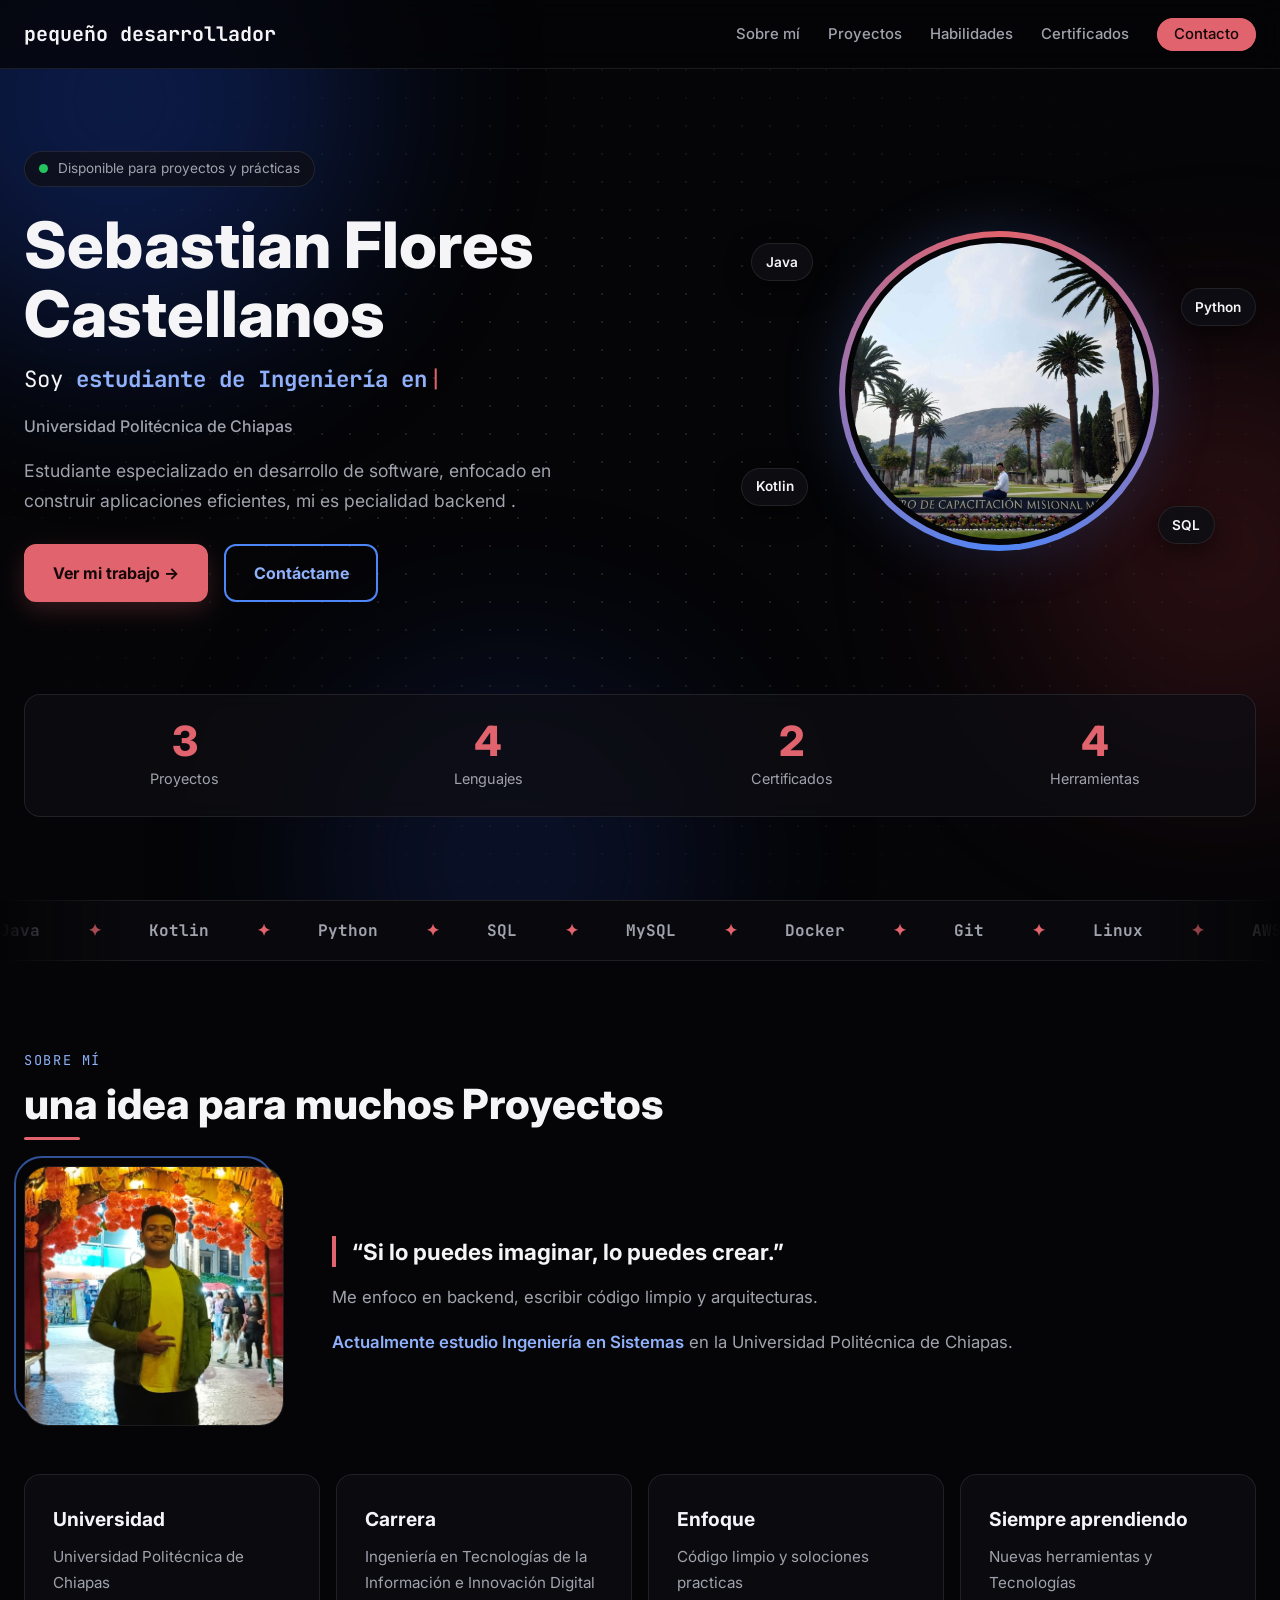
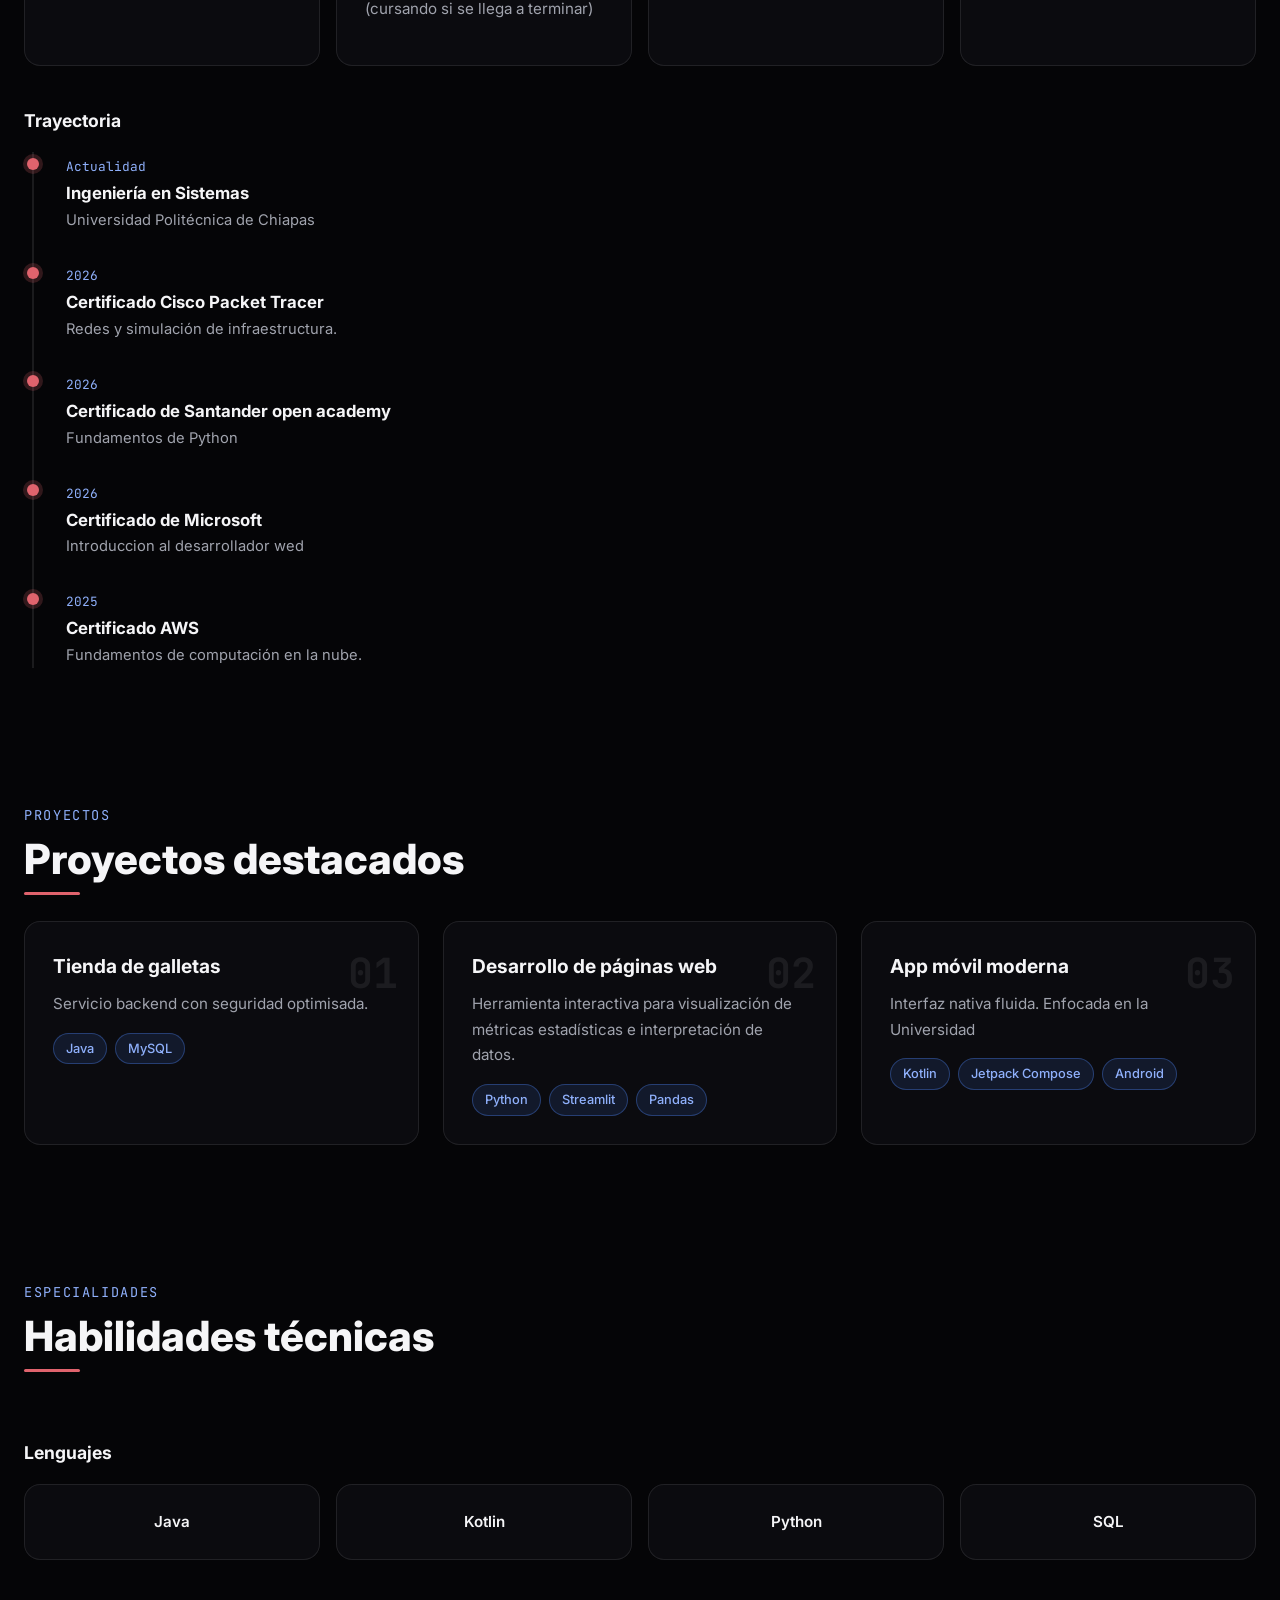
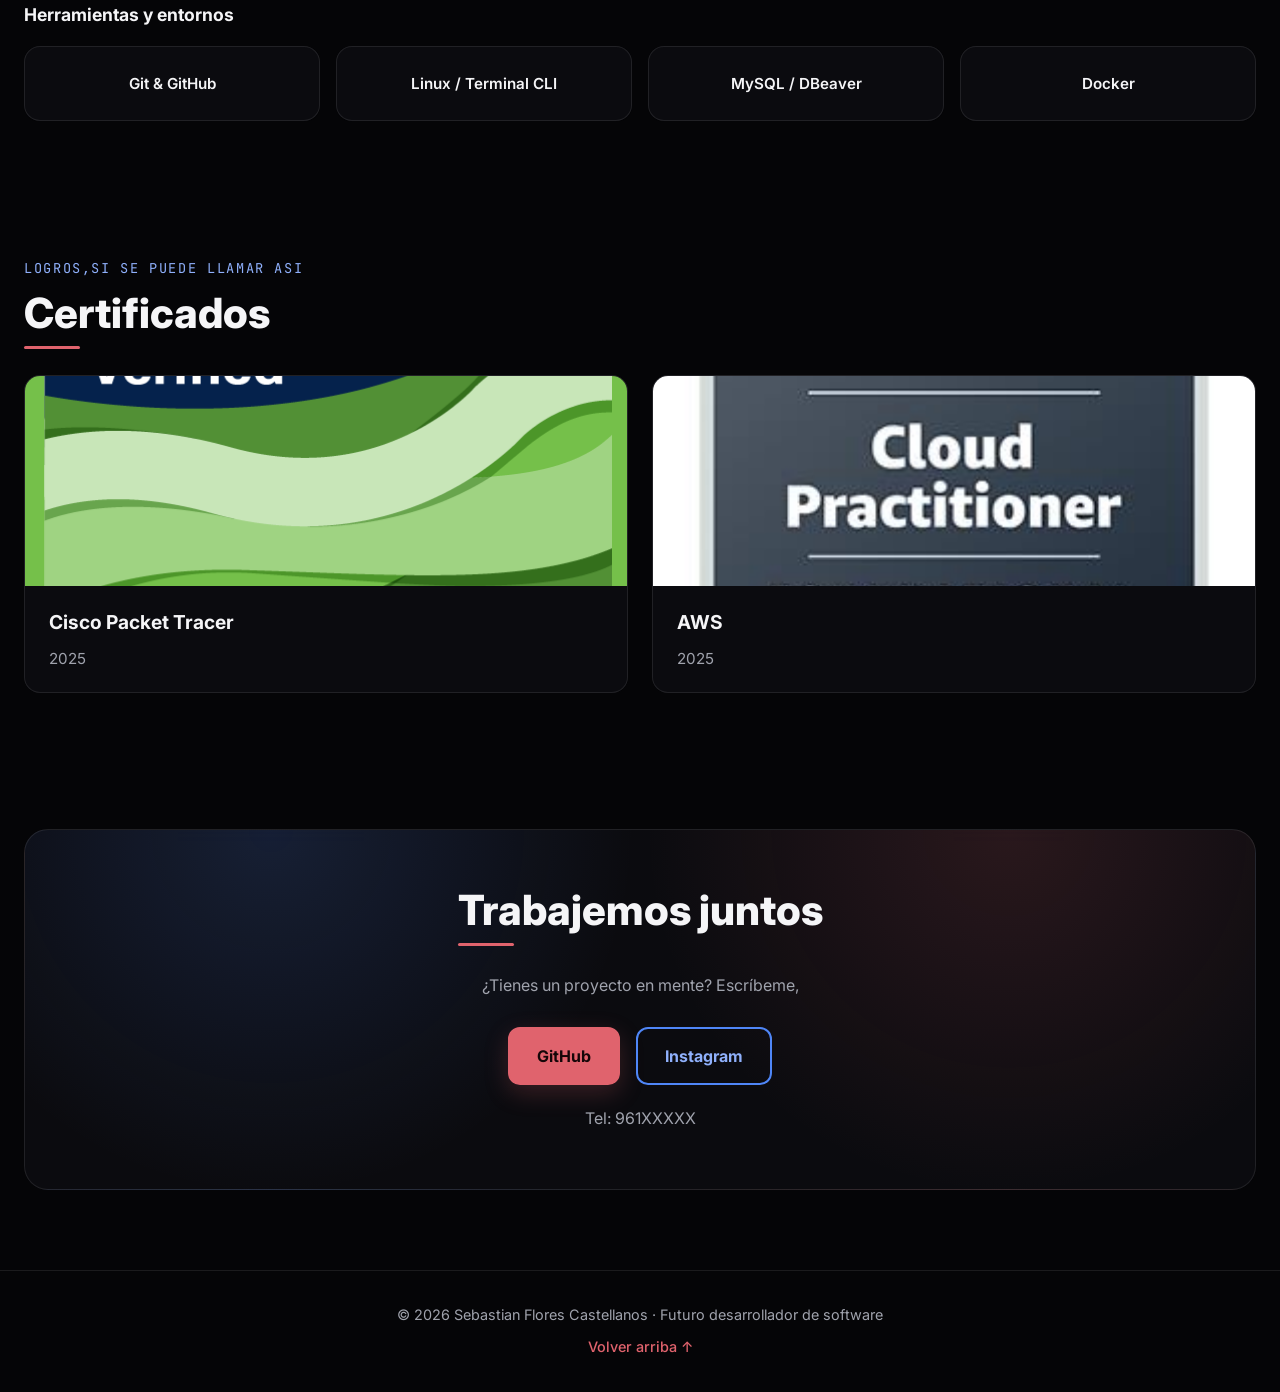
<file: index.html>
<!DOCTYPE html>
<html lang="es">
<head>
  <meta charset="UTF-8" />
  <meta name="viewport" content="width=device-width, initial-scale=1.0" />
  <title>Sebastian Flores Castellanos | Desarrollador de Software</title>
  <meta name="description" content="Portfolio de Sebastian Flores Castellanos, estudiante de Ingeniería en Sistemas en la Universidad Politécnica de Chiapas. Desarrollo backend, web y apps móviles con Java, Kotlin y Python." />
  <meta name="author" content="Sebastian Flores Castellanos" />
  <meta name="theme-color" content="#050507" />

  <meta property="og:type" content="website" />
  <meta property="og:title" content="Sebastian Flores Castellanos | Desarrollador de Software" />
  <meta property="og:description" content="Estudiante de Ingeniería en Sistemas. Backend sólido, interfaces funcionales y código limpio." />
  <meta property="og:image" content="img/img4.jpeg" />

  <link rel="preconnect" href="https://fonts.googleapis.com" />
  <link rel="preconnect" href="https://fonts.gstatic.com" crossorigin />
  <link href="https://fonts.googleapis.com/css2?family=Inter:wght@400;500;600;700;800&family=JetBrains+Mono:wght@500;700&display=swap" rel="stylesheet" />
  <link rel="stylesheet" href="Styles.css" />
  <script>document.documentElement.classList.add('js');</script>
</head>
<body>

  <div class="bg" aria-hidden="true">
    <span class="blob b1"></span>
    <span class="blob b2"></span>
    <span class="blob b3"></span>
    <span class="grid-bg"></span>
  </div>

  <a class="skip-link" href="#main">Saltar al contenido</a>

  <header class="site-header">
    <nav class="nav" aria-label="Navegación principal">
      <a href="#inicio" class="logo" aria-label="Ir al inicio">pequeño desarrollador<span></span></a>

      <button class="nav-toggle" aria-expanded="false" aria-controls="nav-links" aria-label="Abrir menú">
        <span></span><span></span><span></span>
      </button>

      <ul class="nav-links" id="nav-links">
        <li><a href="#about">Sobre mí</a></li>
        <li><a href="#projects">Proyectos</a></li>
        <li><a href="#skills">Habilidades</a></li>
        <li><a href="#certificates">Certificados</a></li>
        <li><a href="#contact" class="nav-cta">Contacto</a></li>
      </ul>
    </nav>
  </header>

  <main id="main">

    <section class="hero" id="inicio">
      <div class="hero-grid">
        <div class="hero-content">
          <p class="status"><span class="dot"></span> Disponible para proyectos y prácticas</p>
          <h1><span class="gradient-text">Sebastian Flores Castellanos</span></h1>
          <p class="typed-line">Soy <span id="typed" class="typed"></span><span class="cursor" aria-hidden="true">|</span></p>
          <p class="hero-school">Universidad Politécnica de Chiapas</p>

          <p class="hero-desc">
            Estudiante especializado en desarrollo de software, enfocado en construir aplicaciones eficientes,
            mi es pecialidad backend .
          </p>

          <div class="hero-actions">
            <a href="#projects" class="btn">Ver mi trabajo →</a>
            <a href="#contact" class="btn btn-outline">Contáctame</a>
          </div>
        </div>

        <div class="hero-visual">
          <div class="photo-ring">
            <img src="img/img4.jpeg" alt="Retrato de Sebastian Flores Castellanos" class="hero-photo" width="320" height="320" />
          </div>
          <span class="float-chip c1">Java</span>
          <span class="float-chip c2">Python</span>
          <span class="float-chip c3">Kotlin</span>
          <span class="float-chip c4">SQL</span>
        </div>
      </div>

      <ul class="stats">
        <li><strong data-count="3">0</strong><span>Proyectos</span></li>
        <li><strong data-count="4">0</strong><span>Lenguajes</span></li>
        <li><strong data-count="2">0</strong><span>Certificados</span></li>
        <li><strong data-count="4">0</strong><span>Herramientas</span></li>
      </ul>
    </section>

    <div class="marquee" aria-hidden="true">
      <div class="marquee-track">
        <span>Java</span><span>Kotlin</span><span>Python</span><span>SQL</span><span>MySQL</span><span>Docker</span><span>Git</span><span>Linux</span><span>AWS</span><span>Android</span><span>Jetpack Compose</span><span>Streamlit</span><span>Pandas</span>
        <span>Java</span><span>Kotlin</span><span>Python</span><span>SQL</span><span>MySQL</span><span>Docker</span><span>Git</span><span>Linux</span><span>AWS</span><span>Android</span><span>Jetpack Compose</span><span>Streamlit</span><span>Pandas</span>
      </div>
    </div>

    <section id="about" class="reveal">
      <p class="eyebrow">Sobre mí</p>
      <h2>una idea para muchos Proyectos  </h2>

      <div class="about-wrapper">
        <div class="about-photo-wrap">
          <img src="img/ima.jpeg" alt="Foto de Sebastian Flores Castellanos" class="about-photo" width="260" height="260" loading="lazy" />
        </div>
        <div class="about-text">
          <p class="quote">“Si lo puedes imaginar, lo puedes crear.”</p>
          <p>
            Me enfoco en backend, escribir código limpio y arquitecturas.
          </p>
          <p>
            <strong>Actualmente estudio Ingeniería en Sistemas</strong> en la Universidad Politécnica de Chiapas.
          </p>
        </div>
      </div>

      <div class="info-grid">
        <div class="card info">
          <h3>Universidad</h3>
          <p>Universidad Politécnica de Chiapas</p>
        </div>
        <div class="card info">
          <h3>Carrera</h3>
          <p>Ingeniería en Tecnologías de la Información e Innovación Digital (cursando si se llega a terminar)</p>
        </div>
        <div class="card info">
          <h3>Enfoque</h3>
          <p>Código limpio y solociones practicas </p>
        </div>
        <div class="card info">
          <h3>Siempre aprendiendo</h3>
          <p>Nuevas herramientas y Tecnologías</p>
        </div>
      </div>

      <h3 class="sub-title">Trayectoria</h3>
      <ol class="timeline">
        <li>
          <span class="t-date">Actualidad</span>
          <h4>Ingeniería en Sistemas</h4>
          <p>Universidad Politécnica de Chiapas</p>
        </li>
        <li>
          <span class="t-date">2026</span>
          <h4>Certificado Cisco Packet Tracer</h4>
          <p>Redes y simulación de infraestructura.</p>
        </li>
        <li>
          <span class="t-date">2026</span>
          <h4>Certificado de Santander open academy </h4>
          <p>Fundamentos de Python </p>
        </li>
        <li>
          <span class="t-date">2026</span>
          <h4>Certificado de Microsoft </h4>
          <p>Introduccion al desarrollador wed</p>
        </li>
         <li>
          <span class="t-date">2025</span>
          <h4>Certificado AWS</h4>
          <p>Fundamentos de computación en la nube.</p>
        </li>
      </ol>
    </section>

    <section id="projects" class="reveal">
      <p class="eyebrow">Proyectos</p>
      <h2>Proyectos destacados</h2>
      <div class="grid">
        <article class="card project">
          <span class="num">01</span>
          <h3>Tienda de galletas </h3>
          <p>Servicio backend con seguridad optimisada.</p>
          <ul class="tags" aria-label="Tecnologías">
            <li class="tag">Java</li>
            <li class="tag">MySQL</li>
          </ul>
        </article>

        <article class="card project">
          <span class="num">02</span>
          <h3>Desarrollo de páginas web</h3>
          <p>Herramienta interactiva para visualización de métricas estadísticas e interpretación de datos.</p>
          <ul class="tags" aria-label="Tecnologías">
            <li class="tag">Python</li>
            <li class="tag">Streamlit</li>
            <li class="tag">Pandas</li>
          </ul>
        </article>

        <article class="card project">
          <span class="num">03</span>
          <h3>App móvil moderna</h3>
          <p>Interfaz nativa fluida. Enfocada en la Universidad</p>
          <ul class="tags" aria-label="Tecnologías">
            <li class="tag">Kotlin</li>
            <li class="tag">Jetpack Compose</li>
            <li class="tag">Android</li>
          </ul>
        </article>
      </div>
    </section>

    <section id="skills" class="reveal">
      <p class="eyebrow">especialidades</p>
      <h2>Habilidades técnicas</h2>

      <h3 class="sub-title">Lenguajes</h3>
      <ul class="skill-grid">         

        <li class="skill"><span>Java</span></li>
        <li class="skill"><span>Kotlin</span></li>
        <li class="skill"><span>Python</span></li>
        <li class="skill"><span>SQL</span></li>
      </ul>

      <h3 class="sub-title">Herramientas y entornos</h3>
      <ul class="skill-grid">
        <li class="skill"><span>Git &amp; GitHub</span></li>
        <li class="skill"><span>Linux / Terminal CLI</span></li>
        <li class="skill"><span>MySQL / DBeaver</span></li>
        <li class="skill"><span>Docker</span></li>
      </ul>
    </section>

    <section id="certificates" class="reveal">
      <p class="eyebrow">Logros,si se Puede llamar asi </p>
      <h2>Certificados</h2>
      <div class="grid">
        <figure class="card cert-card">
          <div class="cert-frame">
            <img src="img/img2.png" alt="Certificado de Cisco Packet Tracer" class="cert-img" loading="lazy" />
          </div>
          <figcaption>
            <h3>Cisco Packet Tracer</h3>
            <p>2025</p>
          </figcaption>
        </figure>

        <figure class="card cert-card">
          <div class="cert-frame">
            <img src="img/img3.jpg" alt="Certificado de AWS" class="cert-img" loading="lazy" />
          </div>
          <figcaption>
            <h3>AWS</h3>
            <p>2025</p>
          </figcaption>
        </figure>
      </div>
    </section>

    <section id="contact" class="reveal">
      <div class="contact-card">
        <h2>Trabajemos juntos</h2>
        <p class="contact-intro">¿Tienes un proyecto en mente? Escríbeme, </p>
        <div class="contact-actions">
          <a href="https://github.com/" class="btn">GitHub</a>
          <a href="https://www.instagram.com/sebastiaan.fc/?hl=es" class="btn btn-outline" target="_blank" rel="noopener">Instagram</a>
        </div>
        <p class="contact-phone">Tel: 961XXXXX</p>
      </div>
    </section>
  </main>

  <footer class="site-footer">
    <p>&copy; <span id="year">2026</span> Sebastian Flores Castellanos · Futuro desarrollador de software</p>
    <a href="#inicio" class="back-top">Volver arriba ↑</a>
  </footer>

  <script src="Script.js" defer></script>
</body>
</html>
</file>
<file: Styles.css>
:root {
  --bg: #050507;
  --card-bg: rgba(14, 14, 20, .72);
  --red: #e0636d;
  --red-hover: #ea7d86;
  --red-ink: #150608;
  --blue: #4f86f7;
  --blue-soft: #8fb0fb;
  --text: #f5f5f7;
  --text-muted: #a0a3ad;
  --border: rgba(255, 255, 255, .09);
  --radius: 16px;
  --header-h: 68px;
  --maxw: 1400px;
}

*, *::before, *::after { box-sizing: border-box; margin: 0; padding: 0; }

html { scroll-behavior: smooth; scroll-padding-top: var(--header-h); }

body {
  font-family: 'Inter', system-ui, -apple-system, 'Segoe UI', sans-serif;
  background: var(--bg);
  color: var(--text);
  line-height: 1.7;
  overflow-x: hidden;
}

img { max-width: 100%; display: block; }
ul, ol { list-style: none; }

a:focus-visible, button:focus-visible {
  outline: 3px solid var(--blue);
  outline-offset: 3px;
  border-radius: 6px;
}

.skip-link {
  position: absolute;
  left: 1rem;
  top: -4rem;
  background: var(--red);
  color: var(--red-ink);
  padding: .6rem 1rem;
  border-radius: 6px;
  font-weight: 600;
  z-index: 200;
}
.skip-link:focus { top: 1rem; }

.bg { position: fixed; inset: 0; z-index: -1; overflow: hidden; }

.blob {
  position: absolute;
  border-radius: 50%;
  filter: blur(100px);
  animation: float 18s ease-in-out infinite alternate;
}
.b1 { width: 480px; height: 480px; background: #1d4ed8; opacity: .3; top: -140px; left: -120px; }
.b2 { width: 420px; height: 420px; background: #b4323f; opacity: .2; top: 38%; right: -150px; animation-delay: -6s; }
.b3 { width: 380px; height: 380px; background: #1e40af; opacity: .22; bottom: -150px; left: 25%; animation-delay: -12s; }

.grid-bg {
  position: absolute;
  inset: 0;
  background-image: radial-gradient(rgba(255, 255, 255, .1) 1px, transparent 1px);
  background-size: 28px 28px;
  mask-image: radial-gradient(ellipse at center, #000 30%, transparent 80%);
  -webkit-mask-image: radial-gradient(ellipse at center, #000 30%, transparent 80%);
}

@keyframes float {
  from { transform: translate(0, 0) scale(1); }
  to   { transform: translate(60px, 50px) scale(1.15); }
}

.site-header {
  position: fixed;
  top: 0;
  width: 100%;
  background: rgba(5, 5, 7, .78);
  backdrop-filter: blur(14px);
  -webkit-backdrop-filter: blur(14px);
  border-bottom: 1px solid var(--border);
  z-index: 100;
}

.nav {
  max-width: var(--maxw);
  margin: 0 auto;
  height: var(--header-h);
  display: flex;
  justify-content: space-between;
  align-items: center;
  padding: 0 1.5rem;
}

.logo {
  font-family: 'JetBrains Mono', monospace;
  font-size: 1.25rem;
  font-weight: 700;
  color: var(--text);
  text-decoration: none;
}
.logo span { color: var(--red); }

.nav-links { display: flex; gap: 1.75rem; align-items: center; }

.nav-links a {
  color: var(--text-muted);
  text-decoration: none;
  font-weight: 500;
  font-size: .93rem;
  padding: .25rem 0;
  border-bottom: 2px solid transparent;
  transition: color .2s, border-color .2s;
}
.nav-links a:hover,
.nav-links a.active { color: var(--red); border-bottom-color: var(--red); }

.nav-links .nav-cta {
  border: 1px solid var(--red);
  color: var(--red);
  padding: .4rem 1rem;
  border-radius: 999px;
}
.nav-links .nav-cta:hover,
.nav-links .nav-cta.active { background: var(--red); color: var(--red-ink); }

.nav-toggle {
  display: none;
  background: none;
  border: none;
  cursor: pointer;
  width: 40px;
  height: 40px;
  flex-direction: column;
  justify-content: center;
  align-items: center;
  gap: 5px;
}
.nav-toggle span {
  width: 24px;
  height: 2px;
  background: var(--text);
  border-radius: 2px;
  transition: transform .25s, opacity .25s;
}
.nav-toggle[aria-expanded="true"] span:nth-child(1) { transform: translateY(7px) rotate(45deg); }
.nav-toggle[aria-expanded="true"] span:nth-child(2) { opacity: 0; }
.nav-toggle[aria-expanded="true"] span:nth-child(3) { transform: translateY(-7px) rotate(-45deg); }

section {
  padding: 5.5rem 1.5rem 3rem;
  max-width: var(--maxw);
  margin: 0 auto;
}

.eyebrow {
  font-family: 'JetBrains Mono', monospace;
  color: var(--blue-soft);
  font-size: .85rem;
  letter-spacing: .12em;
  text-transform: uppercase;
  margin-bottom: .5rem;
}

h2 {
  font-size: clamp(1.8rem, 4.5vw, 2.6rem);
  line-height: 1.2;
  font-weight: 800;
  margin-bottom: 2.25rem;
  color: var(--text);
  position: relative;
  display: inline-block;
}
h2::after {
  content: '';
  position: absolute;
  left: 0;
  bottom: -10px;
  width: 56px;
  height: 3px;
  background: var(--red);
  border-radius: 2px;
}

.sub-title {
  font-size: 1.1rem;
  margin: 2.5rem 0 1rem;
  color: var(--text);
}

.hero {
  min-height: 100vh;
  display: flex;
  flex-direction: column;
  justify-content: center;
  padding-top: calc(var(--header-h) + 3rem);
}

.hero-grid {
  display: grid;
  grid-template-columns: 1.3fr 1fr;
  gap: 3rem;
  align-items: center;
}

.status {
  display: inline-flex;
  align-items: center;
  gap: .6rem;
  font-size: .85rem;
  color: var(--text-muted);
  border: 1px solid var(--border);
  background: var(--card-bg);
  padding: .35rem .9rem;
  border-radius: 999px;
  margin-bottom: 1.25rem;
}
.dot {
  width: 9px; height: 9px;
  border-radius: 50%;
  background: #22c55e;
  box-shadow: 0 0 0 0 rgba(34, 197, 94, .7);
  animation: pulse 2s infinite;
}
@keyframes pulse {
  70% { box-shadow: 0 0 0 10px rgba(34, 197, 94, 0); }
  100% { box-shadow: 0 0 0 0 rgba(34, 197, 94, 0); }
}

.hero-tag { color: var(--red); font-weight: 600; font-size: 1.1rem; }

.hero h1 {
  font-size: clamp(2.2rem, 6vw, 4rem);
  line-height: 1.08;
  font-weight: 800;
  margin: .2rem 0 .75rem;
}
.gradient-text { color: var(--text); }

.typed-line {
  font-family: 'JetBrains Mono', monospace;
  font-size: clamp(1.05rem, 2.5vw, 1.4rem);
  color: var(--text);
  min-height: 2em;
}
.typed { color: var(--blue-soft); font-weight: 700; }
.cursor { color: var(--red); animation: blink 1s steps(1) infinite; margin-left: 2px; }
@keyframes blink { 50% { opacity: 0; } }

.hero-school { color: var(--text-muted); font-weight: 500; margin: .5rem 0 1rem; }

.hero-desc {
  color: var(--text-muted);
  font-size: 1.1rem;
  max-width: 560px;
  margin-bottom: 1.75rem;
}

.hero-actions { display: flex; gap: 1rem; flex-wrap: wrap; margin-bottom: 1.75rem; }

.hero-visual { position: relative; display: grid; place-items: center; }

.photo-ring {
  position: relative;
  width: min(320px, 70vw);
  aspect-ratio: 1;
  border-radius: 50%;
  padding: 6px;
  background: conic-gradient(from 0deg, var(--red), var(--blue), var(--red));
  animation: spin 8s linear infinite;
  box-shadow: 0 0 60px rgba(79, 134, 247, .2);
}
.photo-ring::after {
  content: '';
  position: absolute;
  inset: 6px;
  border-radius: 50%;
  background: var(--bg);
}
.hero-photo {
  position: absolute;
  inset: 12px;
  width: calc(100% - 24px);
  height: calc(100% - 24px);
  object-fit: cover;
  border-radius: 50%;
  z-index: 1;
  animation: spin 8s linear infinite reverse;
}
@keyframes spin { to { transform: rotate(360deg); } }

.float-chip {
  position: absolute;
  background: rgba(14, 14, 20, .88);
  backdrop-filter: blur(8px);
  border: 1px solid var(--border);
  padding: .4rem .85rem;
  border-radius: 999px;
  font-size: .85rem;
  font-weight: 600;
  box-shadow: 0 8px 24px rgba(0, 0, 0, .5);
  animation: bob 5s ease-in-out infinite;
}
.c1 { top: 4%;  left: 2%; }
.c2 { top: 18%; right: 0; animation-delay: -1.5s; }
.c3 { bottom: 14%; left: 0; animation-delay: -3s; }
.c4 { bottom: 2%; right: 8%; animation-delay: -4s; }
@keyframes bob { 50% { transform: translateY(-12px); } }

.stats {
  display: grid;
  grid-template-columns: repeat(4, 1fr);
  gap: 1rem;
  margin-top: 4rem;
  border: 1px solid var(--border);
  background: var(--card-bg);
  backdrop-filter: blur(10px);
  border-radius: var(--radius);
  padding: 1.5rem 1rem;
}
.stats li { text-align: center; }
.stats strong {
  display: block;
  font-size: clamp(1.8rem, 5vw, 2.6rem);
  font-weight: 800;
  line-height: 1.1;
  color: var(--red);
}
.stats span { color: var(--text-muted); font-size: .9rem; }

.btn {
  display: inline-block;
  background: var(--red);
  color: var(--red-ink);
  padding: .85rem 1.7rem;
  border-radius: 12px;
  text-decoration: none;
  font-weight: 700;
  border: 2px solid var(--red);
  transition: transform .15s, box-shadow .2s, background .2s, color .2s;
  cursor: pointer;
  box-shadow: 0 8px 24px rgba(224, 99, 109, .22);
}
.btn:hover { background: var(--red-hover); border-color: var(--red-hover); transform: translateY(-3px); box-shadow: 0 12px 30px rgba(224, 99, 109, .35); }

.btn-outline {
  background: transparent;
  color: var(--blue-soft);
  border-color: var(--blue);
  box-shadow: none;
}
.btn-outline:hover { background: var(--blue); border-color: var(--blue); color: #ffffff; box-shadow: 0 12px 30px rgba(79, 134, 247, .3); }

.marquee {
  overflow: hidden;
  border-block: 1px solid var(--border);
  background: rgba(14, 14, 20, .5);
  padding: 1rem 0;
  mask-image: linear-gradient(90deg, transparent, #000 10%, #000 90%, transparent);
  -webkit-mask-image: linear-gradient(90deg, transparent, #000 10%, #000 90%, transparent);
}
.marquee-track {
  display: flex;
  gap: 3rem;
  width: max-content;
  animation: scroll 35s linear infinite;
}
.marquee span {
  font-family: 'JetBrains Mono', monospace;
  font-weight: 700;
  color: var(--text-muted);
  white-space: nowrap;
  position: relative;
}
.marquee span::after { content: '✦'; color: var(--red); margin-left: 3rem; }
@keyframes scroll { to { transform: translateX(-50%); } }

.about-wrapper {
  display: flex;
  align-items: center;
  gap: 3rem;
  flex-wrap: wrap;
}

.about-photo-wrap { position: relative; flex-shrink: 0; }
.about-photo-wrap::before {
  content: '';
  position: absolute;
  inset: -10px 10px 10px -10px;
  border: 2px solid var(--blue);
  border-radius: 28px;
  opacity: .6;
}
.about-photo {
  position: relative;
  width: 260px;
  height: 260px;
  object-fit: cover;
  border-radius: 24px;
  border: 1px solid var(--border);
}

.about-text {
  flex: 1;
  min-width: 260px;
  max-width: 700px;
  color: var(--text-muted);
  font-size: 1.05rem;
}
.about-text p + p { margin-top: 1rem; }
.about-text .quote {
  color: var(--text);
  font-size: 1.4rem;
  font-weight: 700;
  line-height: 1.4;
  padding-left: 1rem;
  border-left: 4px solid var(--red);
}
.about-text strong { color: var(--blue-soft); font-weight: 600; }

.info-grid {
  display: grid;
  grid-template-columns: repeat(auto-fit, minmax(210px, 1fr));
  gap: 1rem;
  margin-top: 3rem;
}
.info { padding: 1.25rem; }
.info h3 { font-size: 1rem; margin-bottom: .2rem; }
.info p { margin: 0; font-size: .9rem; }

.timeline {
  position: relative;
  margin-left: .5rem;
  padding-left: 2rem;
  border-left: 2px solid var(--border);
}
.timeline li { position: relative; padding-bottom: 1.75rem; }
.timeline li:last-child { padding-bottom: 0; }
.timeline li::before {
  content: '';
  position: absolute;
  left: calc(-2rem - 7px);
  top: .35rem;
  width: 12px; height: 12px;
  border-radius: 50%;
  background: var(--red);
  box-shadow: 0 0 0 4px rgba(224, 99, 109, .2);
}
.t-date {
  font-family: 'JetBrains Mono', monospace;
  font-size: .8rem;
  color: var(--blue-soft);
}
.timeline h4 { font-size: 1.05rem; }
.timeline p { color: var(--text-muted); font-size: .92rem; }

.grid {
  display: grid;
  grid-template-columns: repeat(auto-fit, minmax(290px, 1fr));
  gap: 1.5rem;
}

.card {
  position: relative;
  background: var(--card-bg);
  backdrop-filter: blur(10px);
  -webkit-backdrop-filter: blur(10px);
  border: 1px solid var(--border);
  border-radius: var(--radius);
  padding: 1.75rem;
  overflow: hidden;
  transition: transform .25s, border-color .25s, box-shadow .25s;
}
.card::before {
  content: '';
  position: absolute;
  inset: 0;
  background: radial-gradient(320px circle at var(--mx, 50%) var(--my, 0%), rgba(79, 134, 247, .16), transparent 60%);
  opacity: 0;
  transition: opacity .3s;
  pointer-events: none;
}
.card:hover { transform: translateY(-6px); border-color: rgba(224, 99, 109, .6); box-shadow: 0 18px 40px rgba(0, 0, 0, .55); }
.card:hover::before { opacity: 1; }

.card h3 { margin-bottom: .5rem; font-size: 1.2rem; }
.project h3 { padding-right: 3.5rem; }
.card p { color: var(--text-muted); font-size: .95rem; margin-bottom: 1rem; }

.project .num {
  position: absolute;
  top: 1rem; right: 1.25rem;
  font-family: 'JetBrains Mono', monospace;
  font-size: 2.6rem;
  font-weight: 700;
  color: rgba(255, 255, 255, .07);
}

.tags { display: flex; flex-wrap: wrap; gap: .5rem; }

.tag {
  background: rgba(79, 134, 247, .12);
  border: 1px solid rgba(79, 134, 247, .35);
  color: var(--blue-soft);
  padding: .25rem .75rem;
  border-radius: 999px;
  font-size: .8rem;
  font-weight: 500;
}

.skill-grid {
  display: grid;
  grid-template-columns: repeat(auto-fit, minmax(150px, 1fr));
  gap: 1rem;
}
.skill {
  display: flex;
  flex-direction: column;
  align-items: center;
  justify-content: center;
  text-align: center;
  padding: 1.5rem 1rem;
  background: var(--card-bg);
  backdrop-filter: blur(10px);
  border: 1px solid var(--border);
  border-radius: var(--radius);
  font-weight: 600;
  font-size: .95rem;
  transition: transform .25s, border-color .25s, box-shadow .25s;
}
.skill:hover { transform: translateY(-6px) scale(1.03); border-color: var(--blue); box-shadow: 0 14px 30px rgba(79, 134, 247, .18); }

.cert-card { padding: 0; }
.cert-card figcaption { padding: 1.25rem 1.5rem; }
.cert-card p { margin-bottom: 0; }
.cert-frame { overflow: hidden; }
.cert-img {
  width: 100%;
  height: 210px;
  object-fit: cover;
  background: rgba(128, 128, 128, .15);
  transition: transform .5s;
}
.cert-card:hover .cert-img { transform: scale(1.06); }

.contact-card {
  text-align: center;
  padding: 3.5rem 1.5rem;
  border: 1px solid var(--border);
  border-radius: 24px;
  background:
    radial-gradient(520px circle at 20% 0%, rgba(79, 134, 247, .16), transparent 70%),
    radial-gradient(520px circle at 80% 0%, rgba(224, 99, 109, .14), transparent 70%),
    var(--card-bg);
  backdrop-filter: blur(10px);
}
.contact-intro { color: var(--text-muted); max-width: 520px; margin: 0 auto 1.75rem; }
.contact-actions { display: flex; gap: 1rem; flex-wrap: wrap; justify-content: center; margin-bottom: 1.25rem; }
.contact-phone { color: var(--text-muted); }

.site-footer {
  text-align: center;
  padding: 2rem 1rem;
  margin-top: 2rem;
  border-top: 1px solid var(--border);
  color: var(--text-muted);
  font-size: .9rem;
  display: flex;
  flex-direction: column;
  gap: .5rem;
  align-items: center;
}
.back-top { color: var(--red); text-decoration: none; font-weight: 500; }
.back-top:hover { text-decoration: underline; }

.js .reveal {
  opacity: 0;
  transform: translateY(28px);
  transition: opacity .8s ease, transform .8s ease;
}
.js .reveal.visible { opacity: 1; transform: none; }

@media (min-width: 1800px) {
  :root { --maxw: 1600px; --header-h: 76px; }
  html { font-size: 18px; }
}

@media (min-width: 2300px) {
  :root { --maxw: 1900px; --header-h: 84px; }
  html { font-size: 20px; }
}

@media (max-width: 860px) {
  .hero-grid { grid-template-columns: 1fr; text-align: center; gap: 2.5rem; }
  .hero-visual { order: -1; }
  .hero-desc { margin-inline: auto; }
  .hero-actions { justify-content: center; }
  .stats { grid-template-columns: repeat(2, 1fr); row-gap: 1.5rem; }
}

@media (max-width: 768px) {
  .nav-toggle { display: flex; }

  .nav-links {
    position: absolute;
    top: var(--header-h);
    left: 0;
    right: 0;
    flex-direction: column;
    align-items: stretch;
    gap: 0;
    background: rgba(5, 5, 7, .98);
    border-bottom: 1px solid var(--border);
    max-height: 0;
    overflow: hidden;
    transition: max-height .3s ease;
  }
  .nav-links.open { max-height: 420px; }
  .nav-links li a { display: block; padding: 1rem 1.5rem; border-bottom: none; border-radius: 0; }
  .nav-links a.active { background: rgba(224, 99, 109, .08); }
  .nav-links .nav-cta { border: none; }

  section { padding: 4.5rem 1.25rem 2.5rem; }
  .hero { min-height: auto; padding-bottom: 3rem; }
}

@media (max-width: 600px) {
  .about-wrapper { justify-content: center; text-align: center; }
  .about-text .quote { border-left: none; padding-left: 0; }
  .float-chip { font-size: .75rem; padding: .3rem .65rem; }
}

@media (max-width: 480px) {
  .btn { width: 100%; text-align: center; }
  .hero-actions, .contact-actions { width: 100%; }
}

@media (prefers-reduced-motion: reduce) {
  html { scroll-behavior: auto; }
  *, *::before, *::after { transition: none !important; animation: none !important; }
  .js .reveal { opacity: 1; transform: none; }
}
</file>
